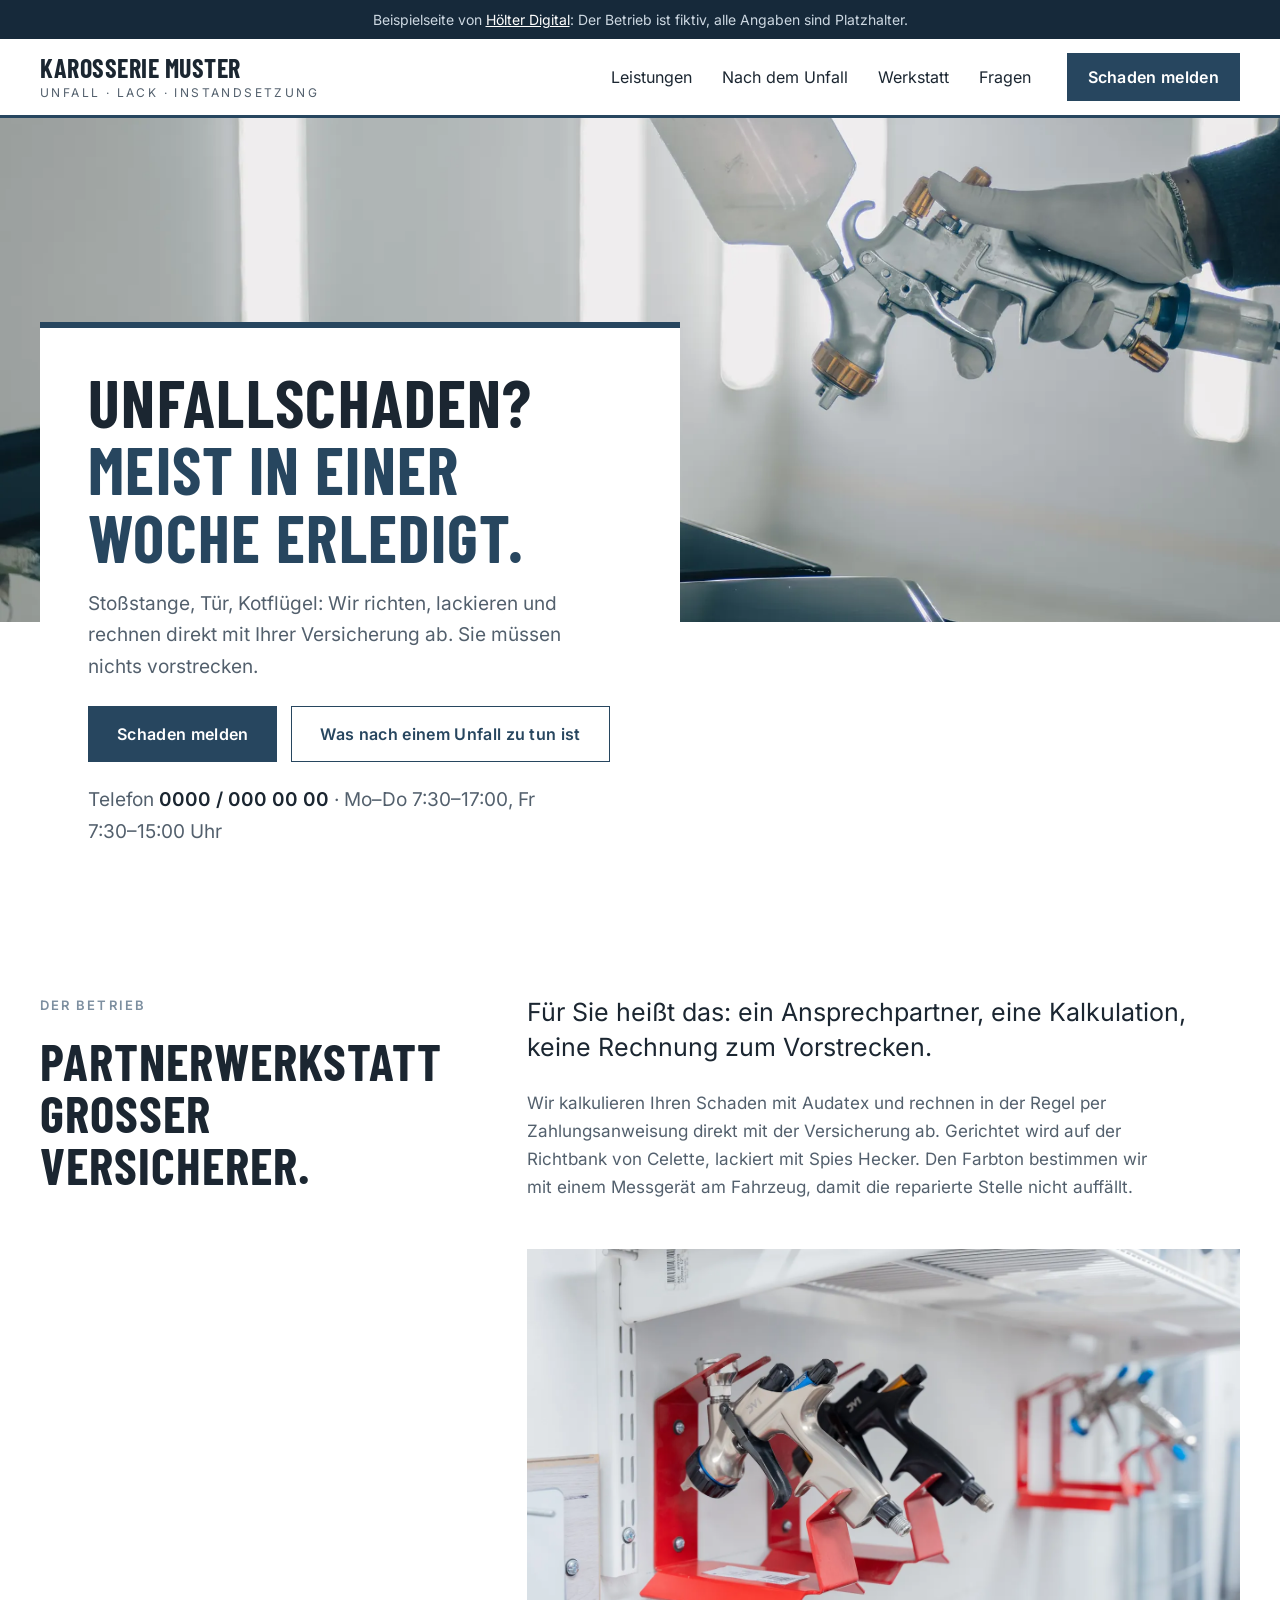
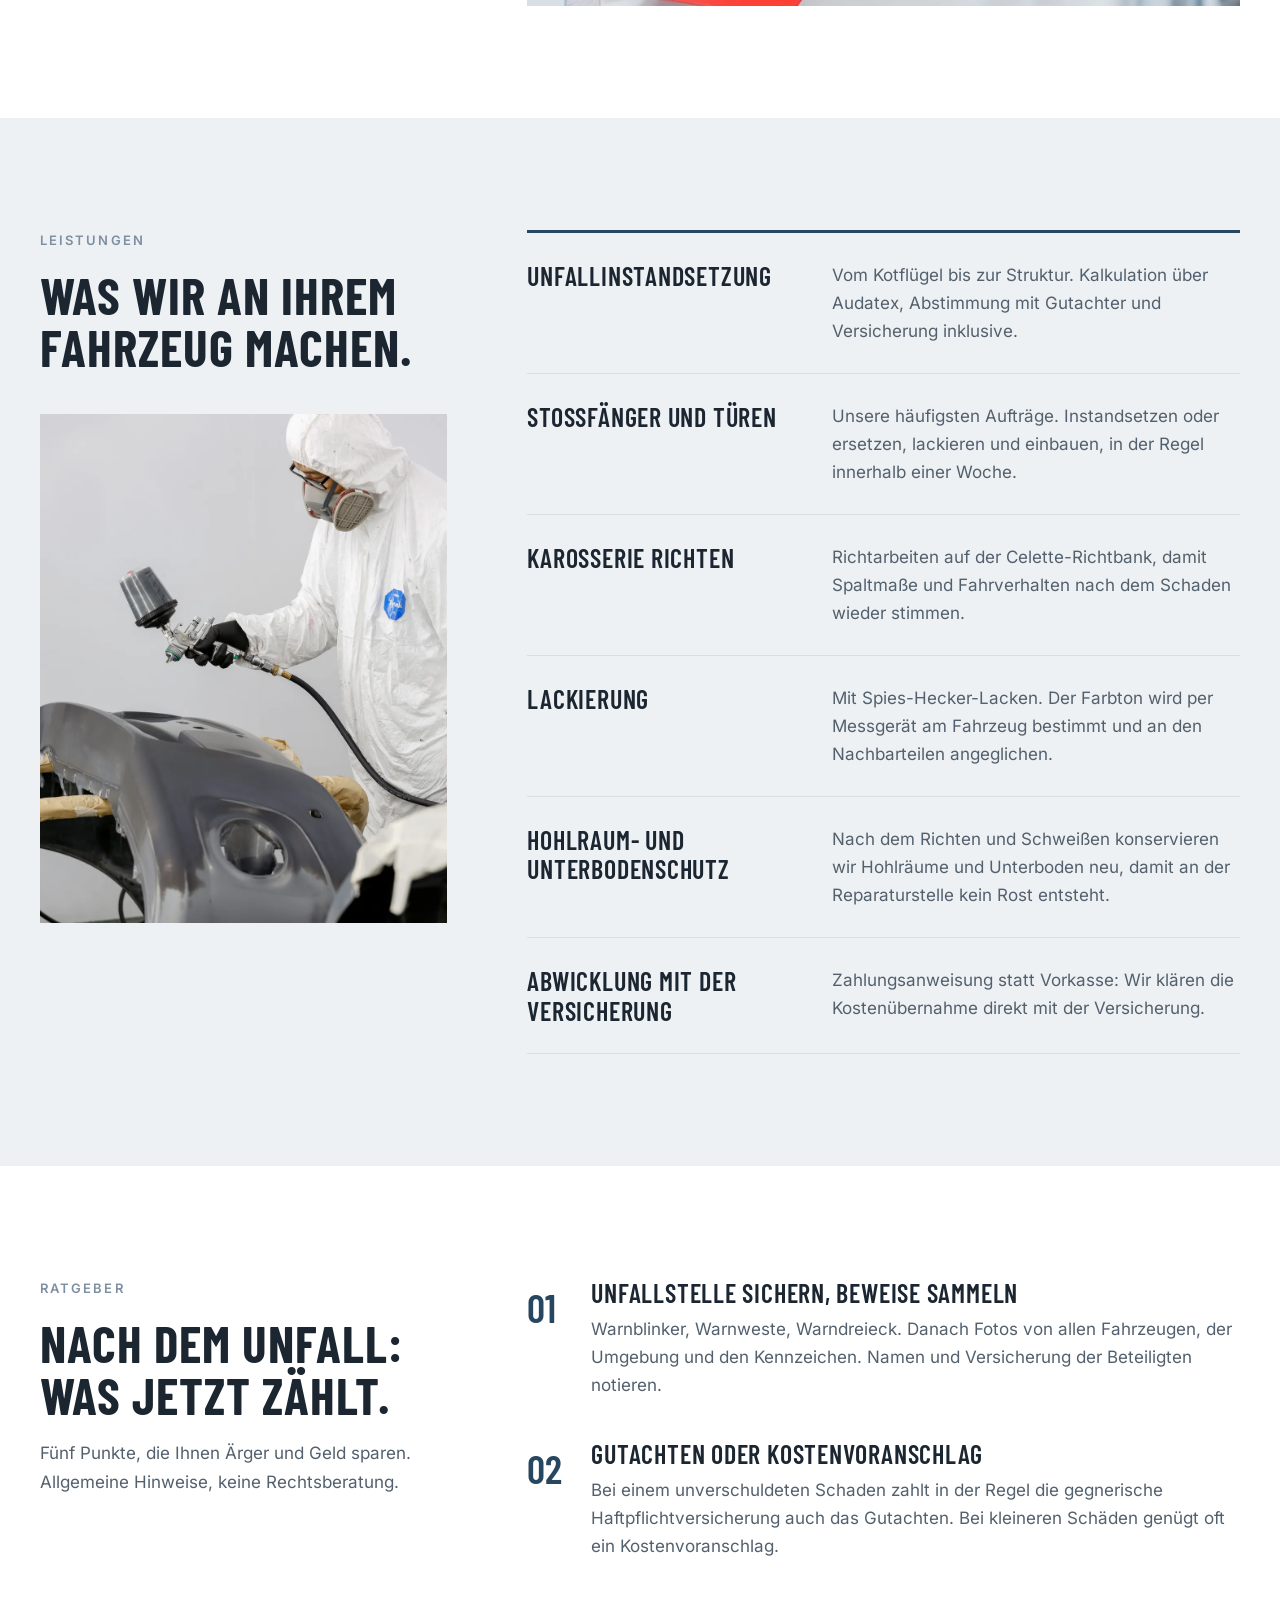
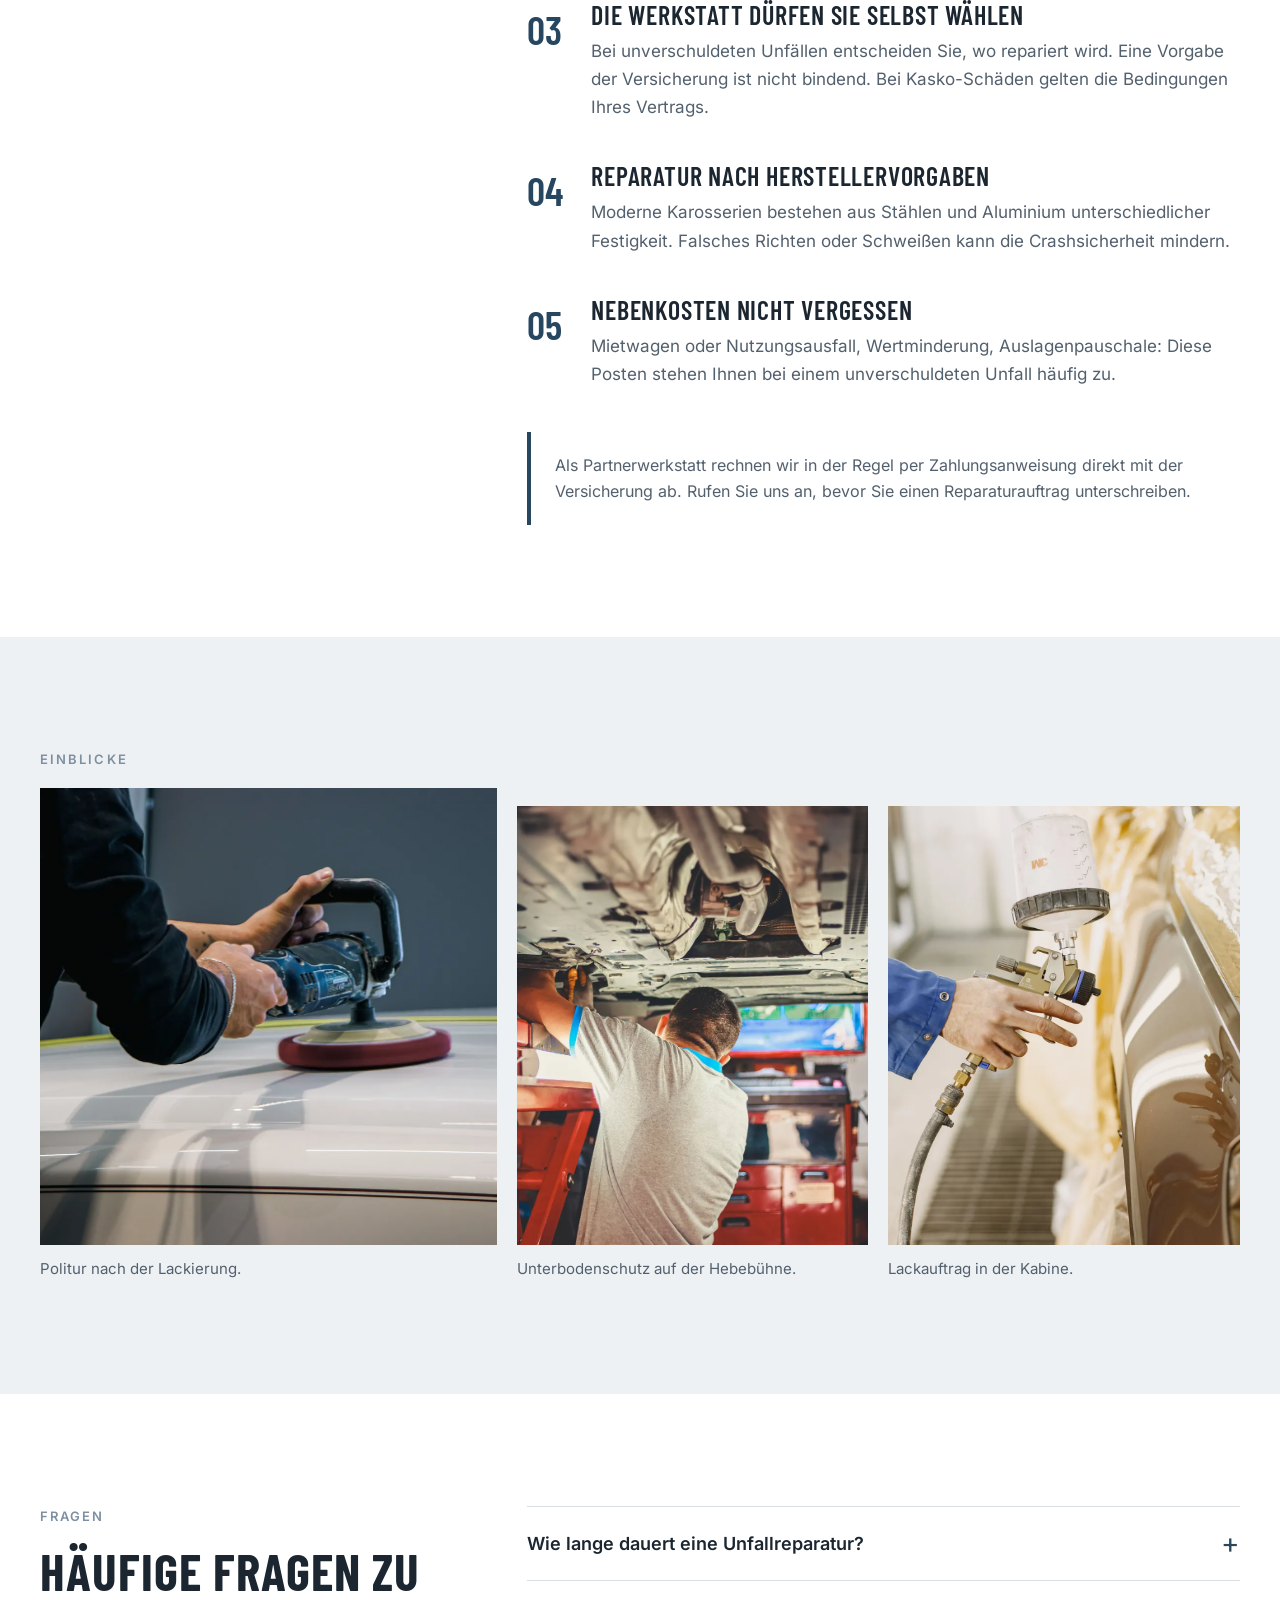
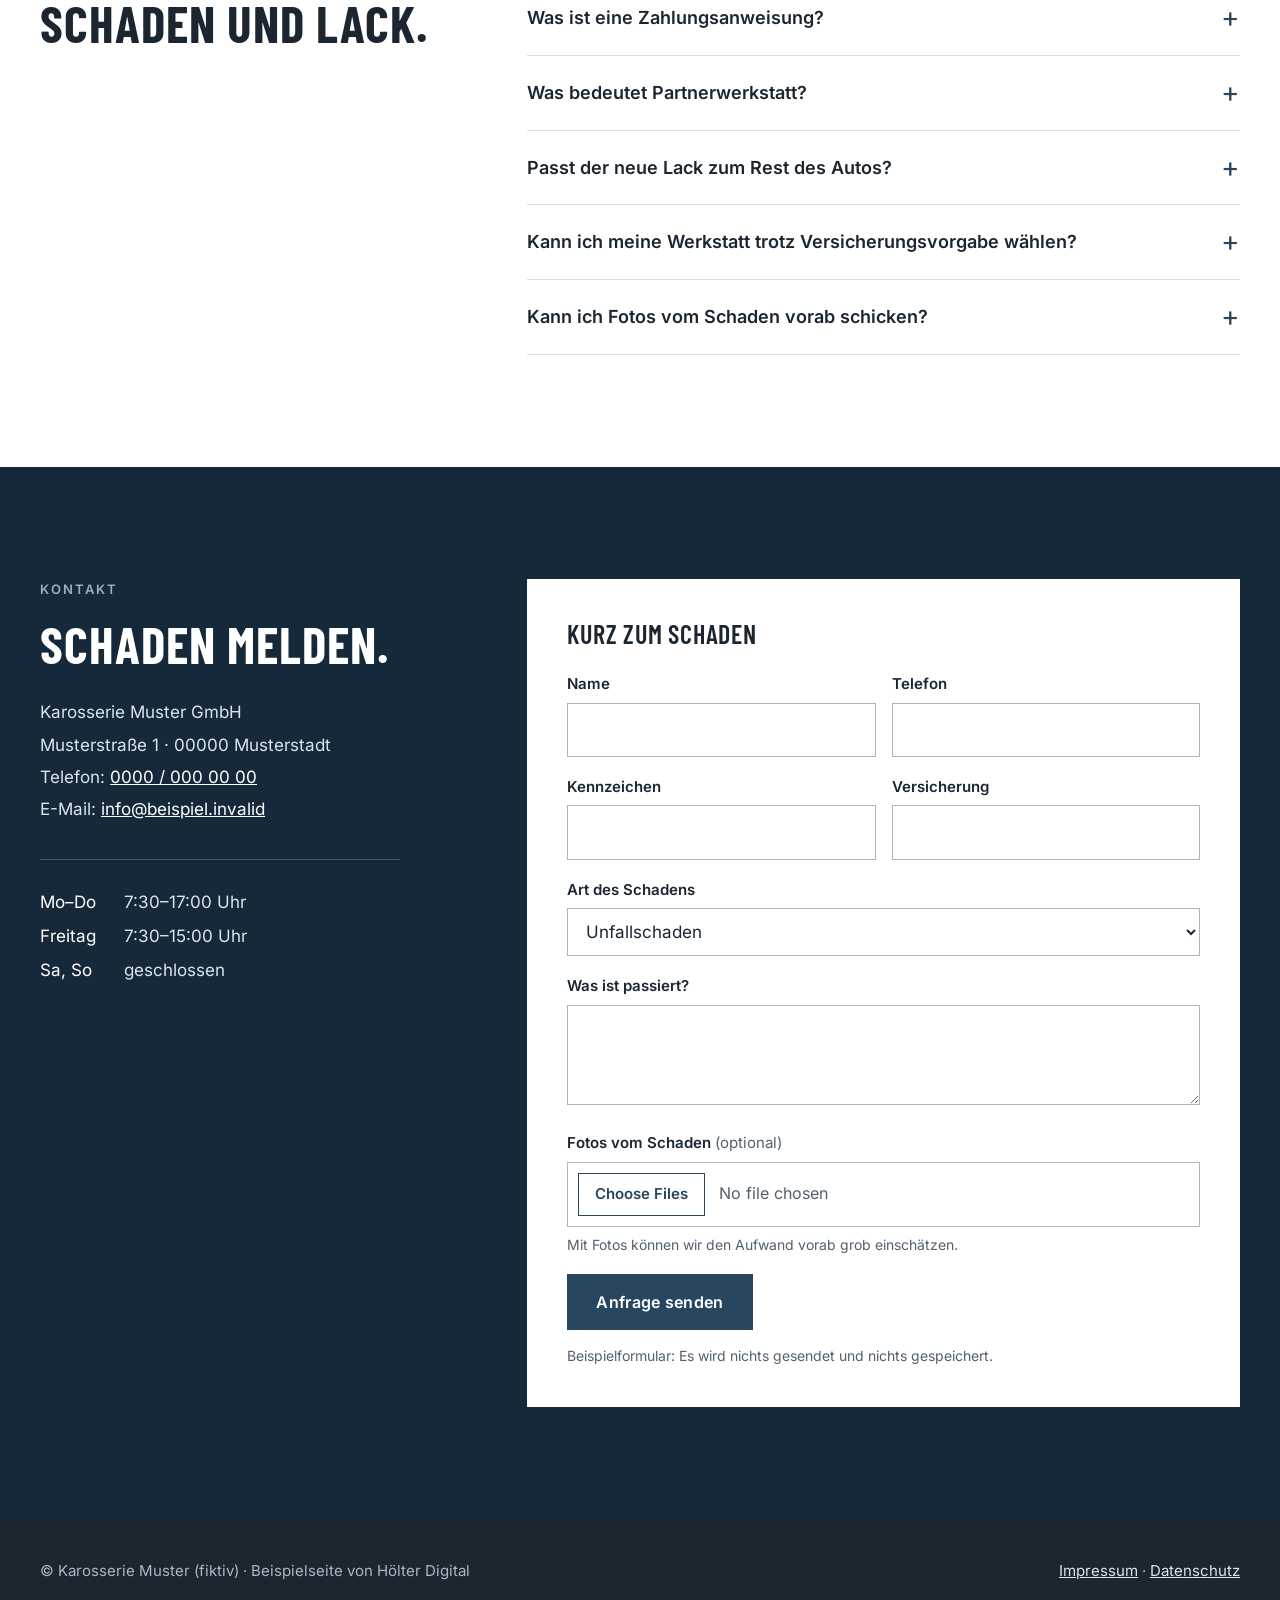
<file: index.html>
<!DOCTYPE html>
<html lang="de">
<head>
  <meta charset="UTF-8">
  <meta name="viewport" content="width=device-width, initial-scale=1.0">
  <title>Karosserie &amp; Lack Muster – Unfallinstandsetzung und Lackierung (Beispielseite)</title>
  <meta name="description" content="Beispielseite: Karosseriebetrieb mit Schwerpunkt Unfallinstandsetzung und Lackierarbeiten, Partnerwerkstatt großer Kfz-Versicherer.">
  <meta name="robots" content="noindex">
  <link rel="icon" href="/favicon.svg" type="image/svg+xml">
  <link rel="stylesheet" href="/css/style.css">
  <!-- Strukturierte Daten: Platzhalterwerte des fiktiven Betriebs; FAQ wortgleich zu #fragen halten -->
  <script type="application/ld+json">{"@context": "https://schema.org", "@type": "AutoRepair", "name": "Karosserie Muster GmbH", "description": "Beispielseite (fiktiver Betrieb): Unfallinstandsetzung, Karosserie und Lackierung, Partnerwerkstatt großer Kfz-Versicherer.", "telephone": "+49 0000 0000000", "email": "info@beispiel.invalid", "address": {"@type": "PostalAddress", "streetAddress": "Musterstraße 1", "postalCode": "00000", "addressLocality": "Musterstadt", "addressCountry": "DE"}, "openingHoursSpecification": [{"@type": "OpeningHoursSpecification", "dayOfWeek": ["Monday", "Tuesday", "Wednesday", "Thursday"], "opens": "07:30", "closes": "17:00"}, {"@type": "OpeningHoursSpecification", "dayOfWeek": "Friday", "opens": "07:30", "closes": "15:00"}]}</script>
  <script type="application/ld+json">{"@context": "https://schema.org", "@type": "FAQPage", "mainEntity": [{"@type": "Question", "name": "Wie lange dauert eine Unfallreparatur?", "acceptedAnswer": {"@type": "Answer", "text": "Stoßfänger, Türen und ähnliche Schäden sind bei uns in der Regel innerhalb einer Woche fertig. Müssen Teile bestellt werden oder ist die Struktur betroffen, kann es länger dauern. Den Zeitplan nennen wir Ihnen mit der Kalkulation."}}, {"@type": "Question", "name": "Was ist eine Zahlungsanweisung?", "acceptedAnswer": {"@type": "Answer", "text": "Die Versicherung bestätigt uns die Kostenübernahme und überweist direkt an uns. Sie müssen die Reparatur nicht vorstrecken und sich nicht um die Abrechnung kümmern."}}, {"@type": "Question", "name": "Was bedeutet Partnerwerkstatt?", "acceptedAnswer": {"@type": "Answer", "text": "Wir arbeiten mit mehreren großen Kfz-Versicherern zusammen. Kalkulation und Abwicklung laufen über feste Wege, das spart Rückfragen und Zeit. Auch ohne Partnerschaft Ihrer Versicherung können Sie zu uns kommen."}}, {"@type": "Question", "name": "Passt der neue Lack zum Rest des Autos?", "acceptedAnswer": {"@type": "Answer", "text": "Wir bestimmen den Farbton mit einem Messgerät direkt am Fahrzeug, denn Lack altert und verändert sich. Mit Spies-Hecker-Lacken wird er angemischt und zu den Nachbarteilen hin angeglichen."}}, {"@type": "Question", "name": "Kann ich meine Werkstatt trotz Versicherungsvorgabe wählen?", "acceptedAnswer": {"@type": "Answer", "text": "Bei unverschuldeten Schäden ja. Bei einem Kasko-Schaden hängt es von Ihrem Vertrag ab, zum Beispiel bei Werkstattbindungstarifen."}}, {"@type": "Question", "name": "Kann ich Fotos vom Schaden vorab schicken?", "acceptedAnswer": {"@type": "Answer", "text": "Gern. Mit Fotos können wir den Aufwand vorab grob einschätzen. Die genaue Kalkulation machen wir am Fahrzeug."}}]}</script>
</head>
<body>
  <a class="skip" href="#main">Zum Inhalt springen</a>
  <div class="notice">Beispielseite von <a href="https://hoelter-digital.de">Hölter Digital</a>: Der Betrieb ist fiktiv, alle Angaben sind Platzhalter.</div>
  <header class="header"><div class="wrap">
    <a class="logo" href="/">Karosserie Muster<small>Unfall · Lack · Instandsetzung</small></a>
    <button class="menu-btn" type="button" aria-expanded="false" aria-controls="nav">Menü</button>
    <nav class="nav" id="nav" aria-label="Hauptnavigation">
      <ul>
        <li><a href="#leistungen">Leistungen</a></li>
        <li><a href="#unfall">Nach dem Unfall</a></li>
        <li><a href="#werkstatt">Werkstatt</a></li>
        <li><a href="#fragen">Fragen</a></li>
      </ul>
      <a class="btn btn--solid btn--sm" href="#kontakt">Schaden melden</a>
    </nav>
  </div></header>

  <main id="main">
    <section class="hero">
      <figure class="photo"><img src="/img/hero.webp" width="1920" height="1280" alt="Lackierer spritzt Karosserieteile in der Lackierkabine" fetchpriority="high"></figure>
      <div class="hero-card">
        <h1>Unfallschaden? <b>Meist in einer Woche erledigt.</b></h1>
        <p>Stoßstange, Tür, Kotflügel: Wir richten, lackieren und rechnen direkt mit Ihrer Versicherung ab. Sie müssen nichts vorstrecken.</p>
        <div class="hero-actions">
          <a class="btn btn--solid" href="#kontakt">Schaden melden</a>
          <a class="btn btn--line" href="#unfall">Was nach einem Unfall zu tun ist</a>
        </div>
        <p class="hero-info">Telefon <a href="tel:00000000000">0000 / 000 00 00</a> · Mo–Do 7:30–17:00, Fr 7:30–15:00 Uhr</p>
      </div>
    </section>

    <section class="section" id="werkstatt">
      <div class="wrap split">
        <div class="sticky"><span class="label">Der Betrieb</span><h2 class="big">Partnerwerkstatt großer Versicherer.</h2></div>
        <div>
          <p class="statement">Für Sie heißt das: ein Ansprechpartner, eine Kalkulation, keine Rechnung zum Vorstrecken.</p>
          <p>Wir kalkulieren Ihren Schaden mit Audatex und rechnen in der Regel per Zahlungsanweisung direkt mit der Versicherung ab. Gerichtet wird auf der Richtbank von Celette, lackiert mit Spies Hecker. Den Farbton bestimmen wir mit einem Messgerät am Fahrzeug, damit die reparierte Stelle nicht auffällt.</p>
          <figure class="photo r-wide mt48"><img src="/img/werkstatt.webp" width="1600" height="1067" alt="Spritzpistolen in Halterungen an der Wand der Lackiererei" loading="lazy"></figure>
        </div>
      </div>
    </section>

    <section class="section section--paper" id="leistungen">
      <div class="wrap split">
        <div class="sticky">
          <span class="label">Leistungen</span>
          <h2 class="big">Was wir an Ihrem Fahrzeug machen.</h2>
          <figure class="photo r-tall mt40"><img src="/img/lack-stossfaenger.webp" width="1000" height="1500" alt="Lackierer im Schutzanzug lackiert eine Stoßstange" loading="lazy"></figure>
        </div>
        <ul class="rows">
          <li><h3>Unfallinstandsetzung</h3><p>Vom Kotflügel bis zur Struktur. Kalkulation über Audatex, Abstimmung mit Gutachter und Versicherung inklusive.</p></li>
          <li><h3>Stoßfänger und Türen</h3><p>Unsere häufigsten Aufträge. Instandsetzen oder ersetzen, lackieren und einbauen, in der Regel innerhalb einer Woche.</p></li>
          <li><h3>Karosserie richten</h3><p>Richtarbeiten auf der Celette-Richtbank, damit Spaltmaße und Fahrverhalten nach dem Schaden wieder stimmen.</p></li>
          <li><h3>Lackierung</h3><p>Mit Spies-Hecker-Lacken. Der Farbton wird per Messgerät am Fahrzeug bestimmt und an den Nachbarteilen angeglichen.</p></li>
          <li><h3>Hohlraum- und Unterbodenschutz</h3><p>Nach dem Richten und Schweißen konservieren wir Hohlräume und Unterboden neu, damit an der Reparaturstelle kein Rost entsteht.</p></li>
          <li><h3>Abwicklung mit der Versicherung</h3><p>Zahlungsanweisung statt Vorkasse: Wir klären die Kostenübernahme direkt mit der Versicherung.</p></li>
        </ul>
      </div>
    </section>

    <section class="section" id="unfall">
      <div class="wrap split">
        <div class="sticky">
          <span class="label">Ratgeber</span>
          <h2 class="big">Nach dem Unfall: was jetzt zählt.</h2>
          <p>Fünf Punkte, die Ihnen Ärger und Geld sparen. Allgemeine Hinweise, keine Rechtsberatung.</p>
        </div>
        <div>
          <div class="guide">
            <article><h3>Unfallstelle sichern, Beweise sammeln</h3><p>Warnblinker, Warnweste, Warndreieck. Danach Fotos von allen Fahrzeugen, der Umgebung und den Kennzeichen. Namen und Versicherung der Beteiligten notieren.</p></article>
            <article><h3>Gutachten oder Kostenvoranschlag</h3><p>Bei einem unverschuldeten Schaden zahlt in der Regel die gegnerische Haftpflichtversicherung auch das Gutachten. Bei kleineren Schäden genügt oft ein Kostenvoranschlag.</p></article>
            <article><h3>Die Werkstatt dürfen Sie selbst wählen</h3><p>Bei unverschuldeten Unfällen entscheiden Sie, wo repariert wird. Eine Vorgabe der Versicherung ist nicht bindend. Bei Kasko-Schäden gelten die Bedingungen Ihres Vertrags.</p></article>
            <article><h3>Reparatur nach Herstellervorgaben</h3><p>Moderne Karosserien bestehen aus Stählen und Aluminium unterschiedlicher Festigkeit. Falsches Richten oder Schweißen kann die Crashsicherheit mindern.</p></article>
            <article><h3>Nebenkosten nicht vergessen</h3><p>Mietwagen oder Nutzungsausfall, Wertminderung, Auslagenpauschale: Diese Posten stehen Ihnen bei einem unverschuldeten Unfall häufig zu.</p></article>
          </div>
          <p class="hint">Als Partnerwerkstatt rechnen wir in der Regel per Zahlungsanweisung direkt mit der Versicherung ab. Rufen Sie uns an, bevor Sie einen Reparaturauftrag unterschreiben.</p>
        </div>
      </div>
    </section>

    <section class="section section--paper" aria-label="Einblicke">
      <div class="wrap">
        <span class="label">Einblicke</span>
        <div class="gallery">
          <figure><div class="photo"><img src="/img/politur.webp" width="1400" height="933" alt="Politur einer frisch lackierten Fläche mit der Poliermaschine" loading="lazy"></div><figcaption>Politur nach der Lackierung.</figcaption></figure>
          <figure><div class="photo"><img src="/img/unterboden.webp" width="1600" height="1067" alt="Mitarbeiter arbeitet am Unterboden eines Fahrzeugs auf der Hebebühne" loading="lazy"></div><figcaption>Unterbodenschutz auf der Hebebühne.</figcaption></figure>
          <figure><div class="photo"><img src="/img/spritzpistole.webp" width="1000" height="1500" alt="Spritzpistole an einer Fahrzeugseite in der Kabine" loading="lazy"></div><figcaption>Lackauftrag in der Kabine.</figcaption></figure>
        </div>
      </div>
    </section>

    <section class="section" id="fragen">
      <div class="wrap split">
        <div class="sticky"><span class="label">Fragen</span><h2 class="big">Häufige Fragen zu Schaden und Lack.</h2></div>
        <div class="faq">
          <details><summary>Wie lange dauert eine Unfallreparatur?</summary><p>Stoßfänger, Türen und ähnliche Schäden sind bei uns in der Regel innerhalb einer Woche fertig. Müssen Teile bestellt werden oder ist die Struktur betroffen, kann es länger dauern. Den Zeitplan nennen wir Ihnen mit der Kalkulation.</p></details>
          <details><summary>Was ist eine Zahlungsanweisung?</summary><p>Die Versicherung bestätigt uns die Kostenübernahme und überweist direkt an uns. Sie müssen die Reparatur nicht vorstrecken und sich nicht um die Abrechnung kümmern.</p></details>
          <details><summary>Was bedeutet Partnerwerkstatt?</summary><p>Wir arbeiten mit mehreren großen Kfz-Versicherern zusammen. Kalkulation und Abwicklung laufen über feste Wege, das spart Rückfragen und Zeit. Auch ohne Partnerschaft Ihrer Versicherung können Sie zu uns kommen.</p></details>
          <details><summary>Passt der neue Lack zum Rest des Autos?</summary><p>Wir bestimmen den Farbton mit einem Messgerät direkt am Fahrzeug, denn Lack altert und verändert sich. Mit Spies-Hecker-Lacken wird er angemischt und zu den Nachbarteilen hin angeglichen.</p></details>
          <details><summary>Kann ich meine Werkstatt trotz Versicherungsvorgabe wählen?</summary><p>Bei unverschuldeten Schäden ja. Bei einem Kasko-Schaden hängt es von Ihrem Vertrag ab, zum Beispiel bei Werkstattbindungstarifen.</p></details>
          <details><summary>Kann ich Fotos vom Schaden vorab schicken?</summary><p>Gern. Mit Fotos können wir den Aufwand vorab grob einschätzen. Die genaue Kalkulation machen wir am Fahrzeug.</p></details>
        </div>
      </div>
    </section>

    <section class="section contact" id="kontakt">
      <div class="wrap split">
        <div>
          <span class="label">Kontakt</span>
          <h2 class="big">Schaden melden.</h2>
          <address>
            <span>Karosserie Muster GmbH</span>
            <span>Musterstraße 1 · 00000 Musterstadt</span>
            <span>Telefon: <a href="tel:00000000000">0000 / 000 00 00</a></span>
            <span>E-Mail: <a href="mailto:info@beispiel.invalid">info@beispiel.invalid</a></span>
          </address>
          <dl class="hours"><dt>Mo–Do</dt><dd>7:30–17:00 Uhr</dd><dt>Freitag</dt><dd>7:30–15:00 Uhr</dd><dt>Sa, So</dt><dd>geschlossen</dd></dl>
        </div>
        <!-- Beispielformular: bewusst ohne name-Attribute und ohne action. Felder ohne name
             werden vom Browser nie übertragen, auch nicht ohne JavaScript; js/main.js
             verhindert zusätzlich das Absenden. Ausgewählte Fotos bleiben im Browser. -->
        <form class="form" id="termin-form" novalidate>
          <h3>Kurz zum Schaden</h3>
          <div class="row">
            <div class="field"><label for="f-name">Name</label><input id="f-name" autocomplete="name"></div>
            <div class="field"><label for="f-tel">Telefon</label><input id="f-tel" type="tel" autocomplete="tel"></div>
          </div>
          <div class="row">
            <div class="field"><label for="f-kz">Kennzeichen</label><input id="f-kz"></div>
            <div class="field"><label for="f-vs">Versicherung</label><input id="f-vs"></div>
          </div>
          <div class="field"><label for="f-art">Art des Schadens</label><select id="f-art"><option>Unfallschaden</option><option>Lackschaden / Kratzer</option><option>Delle / Hagel</option><option>Sonstiges</option></select></div>
          <div class="field"><label for="f-text">Was ist passiert?</label><textarea id="f-text"></textarea></div>
          <div class="field"><label for="f-fotos">Fotos vom Schaden <span class="optional">(optional)</span></label><input id="f-fotos" type="file" accept="image/*" multiple><p class="field-note">Mit Fotos können wir den Aufwand vorab grob einschätzen.</p></div>
          <button class="btn btn--solid" type="submit">Anfrage senden</button>
          <p class="form-note">Beispielformular: Es wird nichts gesendet und nichts gespeichert.</p>
          <p class="form-done" id="form-done" role="status">Danke, das war nur ein Muster. In einer echten Seite ginge die Anfrage jetzt an den Betrieb.</p>
        </form>
      </div>
    </section>
  </main>

  <footer class="footer"><div class="wrap">
    <span>© Karosserie Muster (fiktiv) · Beispielseite von Hölter Digital</span>
    <span><a href="/impressum.html">Impressum</a> · <a href="/datenschutz.html">Datenschutz</a></span>
  </div></footer>
  <script src="/js/main.js"></script>
</body>
</html>
</file>
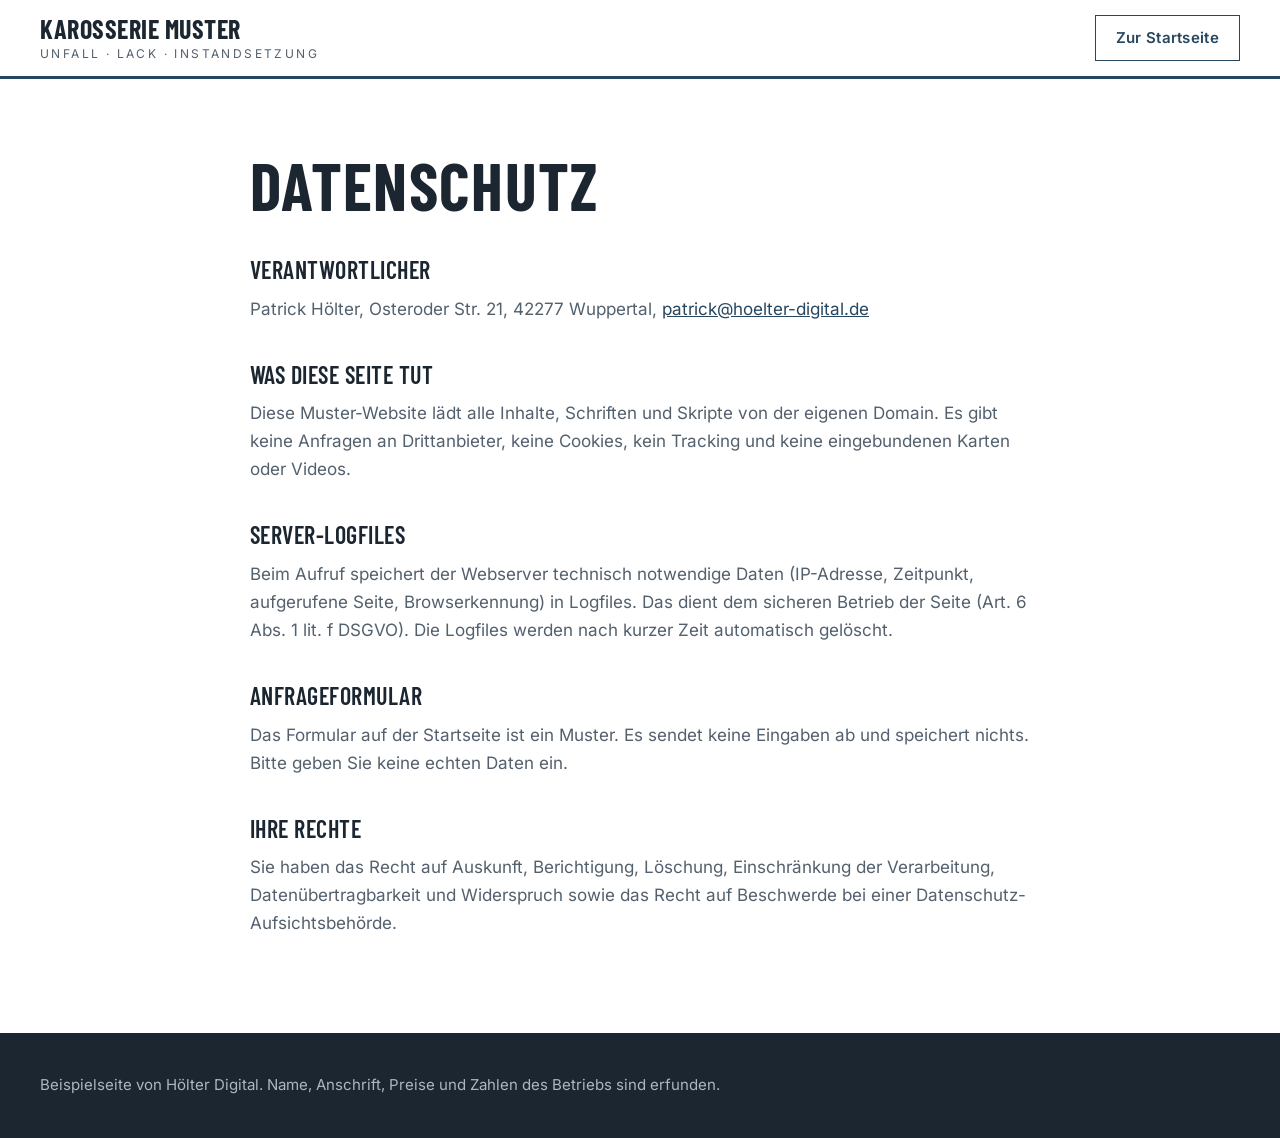
<file: datenschutz.html>
<!DOCTYPE html>
<html lang="de">
<head>
  <meta charset="UTF-8">
  <meta name="viewport" content="width=device-width, initial-scale=1.0">
  <title>Datenschutz – Karosserie Muster (Beispielseite)</title>
  <meta name="robots" content="noindex">
  <link rel="icon" href="/favicon.svg" type="image/svg+xml">
  <link rel="stylesheet" href="/css/style.css">
</head>
<body>
  <a class="skip" href="#main">Zum Inhalt springen</a>
  <header class="header"><div class="wrap">
    <a class="logo" href="/">Karosserie Muster<small>Unfall · Lack · Instandsetzung</small></a>
    <a class="btn btn--line btn--sm" href="/">Zur Startseite</a>
  </div></header>
  <main id="main" class="legal-page"><div class="wrap">
<h1>Datenschutz</h1>
<h2>Verantwortlicher</h2>
<p>Patrick Hölter, Osteroder Str. 21, 42277 Wuppertal, <a href="mailto:patrick@hoelter-digital.de">patrick@hoelter-digital.de</a></p>
<h2>Was diese Seite tut</h2>
<p>Diese Muster-Website lädt alle Inhalte, Schriften und Skripte von der eigenen Domain. Es gibt keine Anfragen an Drittanbieter, keine Cookies, kein Tracking und keine eingebundenen Karten oder Videos.</p>
<h2>Server-Logfiles</h2>
<p>Beim Aufruf speichert der Webserver technisch notwendige Daten (IP-Adresse, Zeitpunkt, aufgerufene Seite, Browserkennung) in Logfiles. Das dient dem sicheren Betrieb der Seite (Art. 6 Abs. 1 lit. f DSGVO). Die Logfiles werden nach kurzer Zeit automatisch gelöscht.</p>
<h2>Anfrageformular</h2>
<p>Das Formular auf der Startseite ist ein Muster. Es sendet keine Eingaben ab und speichert nichts. Bitte geben Sie keine echten Daten ein.</p>
<h2>Ihre Rechte</h2>
<p>Sie haben das Recht auf Auskunft, Berichtigung, Löschung, Einschränkung der Verarbeitung, Datenübertragbarkeit und Widerspruch sowie das Recht auf Beschwerde bei einer Datenschutz-Aufsichtsbehörde.</p>
  </div></main>
  <footer class="footer"><div class="wrap"><p class="legal">Beispielseite von Hölter Digital. Name, Anschrift, Preise und Zahlen des Betriebs sind erfunden.</p></div></footer>
</body>
</html>
</file>
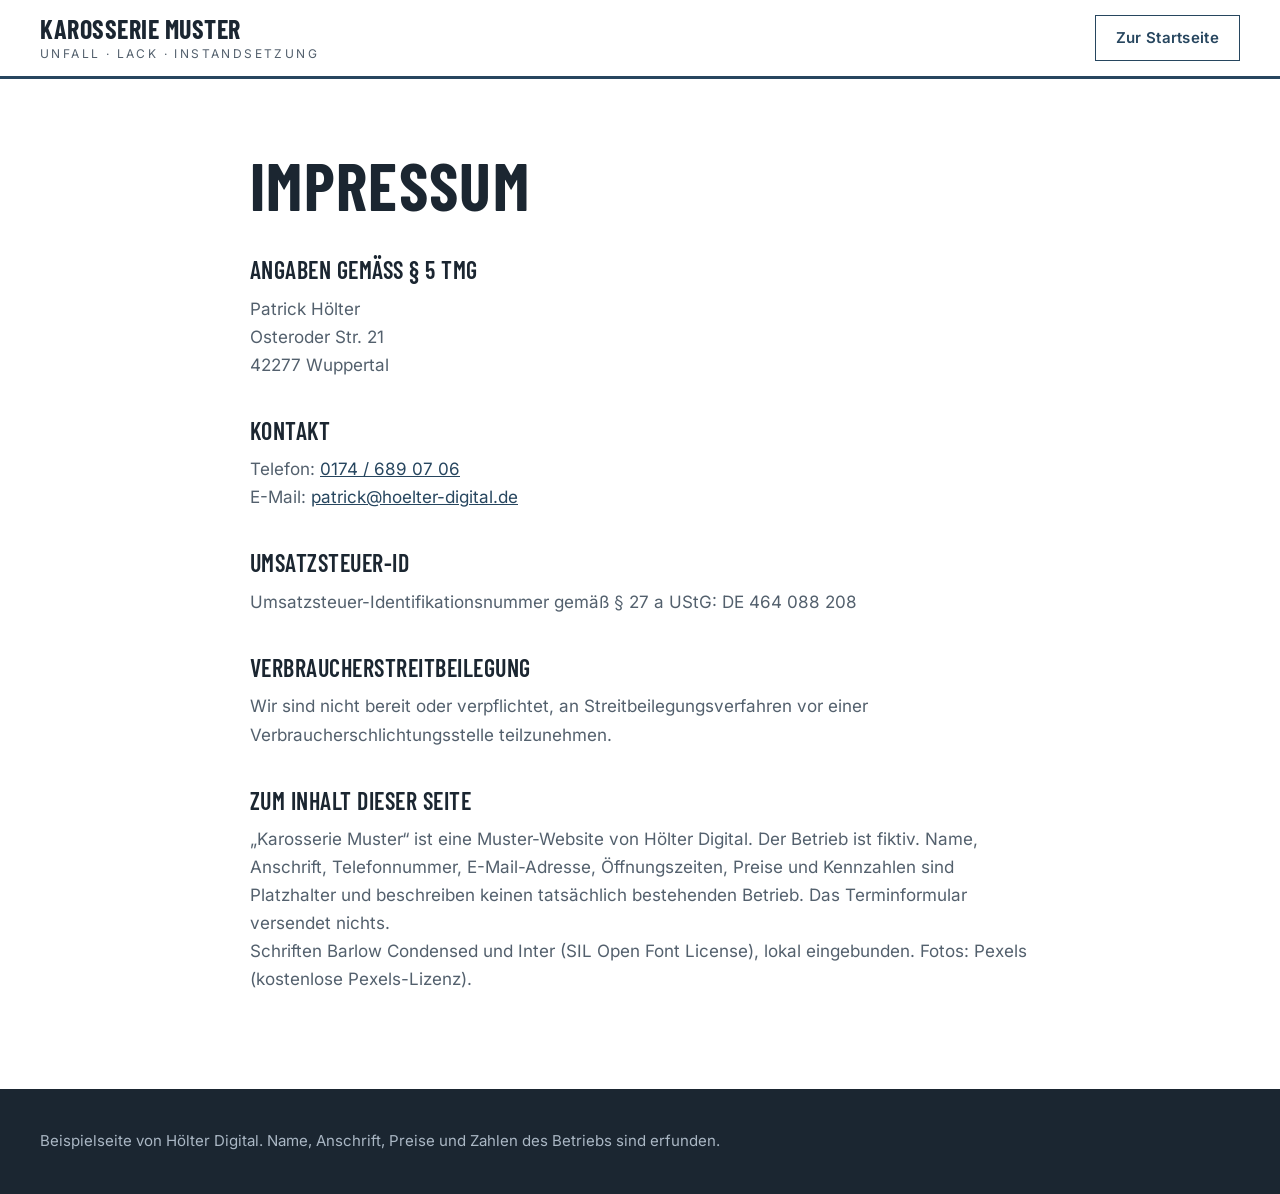
<file: impressum.html>
<!DOCTYPE html>
<html lang="de">
<head>
  <meta charset="UTF-8">
  <meta name="viewport" content="width=device-width, initial-scale=1.0">
  <title>Impressum – Karosserie Muster (Beispielseite)</title>
  <meta name="robots" content="noindex">
  <link rel="icon" href="/favicon.svg" type="image/svg+xml">
  <link rel="stylesheet" href="/css/style.css">
</head>
<body>
  <a class="skip" href="#main">Zum Inhalt springen</a>
  <header class="header"><div class="wrap">
    <a class="logo" href="/">Karosserie Muster<small>Unfall · Lack · Instandsetzung</small></a>
    <a class="btn btn--line btn--sm" href="/">Zur Startseite</a>
  </div></header>
  <main id="main" class="legal-page"><div class="wrap">
<h1>Impressum</h1>
<h2>Angaben gemäß § 5 TMG</h2>
<p>Patrick Hölter<br>Osteroder Str. 21<br>42277 Wuppertal</p>
<h2>Kontakt</h2>
<p>Telefon: <a href="tel:+491746890706">0174 / 689 07 06</a><br>E-Mail: <a href="mailto:patrick@hoelter-digital.de">patrick@hoelter-digital.de</a></p>
<h2>Umsatzsteuer-ID</h2>
<p>Umsatzsteuer-Identifikationsnummer gemäß § 27&nbsp;a UStG: DE 464 088 208</p>
<h2>Verbraucherstreitbeilegung</h2>
<p>Wir sind nicht bereit oder verpflichtet, an Streitbeilegungsverfahren vor einer Verbraucherschlichtungsstelle teilzunehmen.</p>
<h2>Zum Inhalt dieser Seite</h2>
<p>„Karosserie Muster“ ist eine Muster-Website von Hölter Digital. Der Betrieb ist fiktiv. Name, Anschrift, Telefonnummer, E-Mail-Adresse, Öffnungszeiten, Preise und Kennzahlen sind Platzhalter und beschreiben keinen tatsächlich bestehenden Betrieb. Das Terminformular versendet nichts.</p>
<p>Schriften Barlow Condensed und Inter (SIL Open Font License), lokal eingebunden. Fotos: Pexels (kostenlose Pexels-Lizenz).</p>
  </div></main>
  <footer class="footer"><div class="wrap"><p class="legal">Beispielseite von Hölter Digital. Name, Anschrift, Preise und Zahlen des Betriebs sind erfunden.</p></div></footer>
</body>
</html>
</file>
<file: css/style.css>
@font-face{font-family:"Barlow Condensed";font-weight:600;font-style:normal;font-display:swap;src:url(/fonts/barlow-condensed-600.woff2) format("woff2")}
@font-face{font-family:"Barlow Condensed";font-weight:700;font-style:normal;font-display:swap;src:url(/fonts/barlow-condensed-700.woff2) format("woff2")}
@font-face{font-family:"Inter";font-weight:400;font-style:normal;font-display:swap;src:url(/fonts/inter-400.woff2) format("woff2")}
@font-face{font-family:"Inter";font-weight:600;font-style:normal;font-display:swap;src:url(/fonts/inter-600.woff2) format("woff2")}

:root{
  --bg:#fff;--paper:#f4f6f7;--ink:#1b2631;--muted:#53606d;--line:#d8dfe5;
  --blue:#2c4a66;--blue-dark:#1f3549;--blue-soft:#e7edf2;--steel:#8a9bab;
  --wrap:1200px;
}
*,*::before,*::after{box-sizing:border-box}
html{scroll-behavior:smooth;scroll-padding-top:84px}
body{margin:0;font-family:var(--font);font-size:18px;line-height:1.65;font-weight:400;color:var(--ink);background:var(--bg);-webkit-font-smoothing:antialiased}
img,svg{display:block;max-width:100%}
a{color:var(--blue)}
h1,h2,h3{margin:0;font-weight:300;line-height:1.12;letter-spacing:-.015em}
p{margin:0}
:focus-visible{outline:3px solid var(--blue);outline-offset:3px}
.skip{position:absolute;left:-999px;top:8px;background:var(--ink);color:#fff;padding:10px 16px;z-index:100}
.skip:focus{left:8px}
.wrap{width:min(var(--wrap),100% - 48px);margin-inline:auto}
.label{display:block;font-size:13px;font-weight:600;letter-spacing:.16em;text-transform:uppercase;color:var(--steel);margin-bottom:18px}

.notice{background:var(--blue-dark);color:#cdd8e2;font-size:14px;text-align:center;padding:8px 16px}
.notice a{color:#fff}

.header{position:sticky;top:0;z-index:50;background:rgba(255,255,255,.97);border-bottom:1px solid var(--line)}
.header .wrap{display:flex;align-items:center;justify-content:space-between;height:76px}
.logo{display:flex;flex-direction:column;text-decoration:none;color:var(--ink);font-size:22px;font-weight:600;line-height:1;letter-spacing:.01em}
.logo small{font-weight:400;font-size:12px;letter-spacing:.2em;text-transform:uppercase;color:var(--muted);margin-top:6px}
.nav{display:flex;align-items:center;gap:36px}
.nav ul{display:flex;gap:30px;list-style:none;margin:0;padding:0}
.nav a{text-decoration:none;color:var(--ink);font-size:16px}
.nav ul a:hover{color:var(--blue);text-decoration:underline;text-underline-offset:6px}
.menu-btn{display:none;background:none;border:1px solid var(--line);padding:10px 16px;font:inherit;font-size:16px;color:var(--ink);cursor:pointer}

.btn{display:inline-block;padding:14px 28px;font:inherit;font-size:16px;font-weight:600;letter-spacing:.02em;text-decoration:none;border:1.5px solid var(--blue);cursor:pointer;transition:background .2s,color .2s}
.btn--solid{background:var(--blue);color:#fff}
.btn--solid:hover{background:var(--blue-dark);border-color:var(--blue-dark)}
.btn--line{background:transparent;color:var(--blue)}
.btn--line:hover{background:var(--blue);color:#fff}
.nav a.btn--solid{color:#fff}
.nav a.btn--line:hover{color:#fff}
.btn--sm{padding:10px 20px;font-size:15px}
.textlink{font-weight:600;text-underline-offset:5px}

.photo{position:relative;margin:0;background:linear-gradient(135deg,#9fb0bf,#6f8396);overflow:hidden}
.photo img{position:absolute;inset:0;width:100%;height:100%;object-fit:cover}
.photo .slot{position:absolute;inset:0;display:flex;align-items:flex-end;padding:20px;color:#fff;font-size:14px;line-height:1.4;background:repeating-linear-gradient(135deg,rgba(255,255,255,.06) 0 14px,transparent 14px 28px)}
.photo .slot b{display:block;font-weight:600;letter-spacing:.14em;text-transform:uppercase;font-size:12px;margin-bottom:4px}
.r-wide{aspect-ratio:16/8}.r-tall{aspect-ratio:4/5}.r-land{aspect-ratio:3/2}

.hero{position:relative}
.hero .photo{aspect-ratio:auto;height:min(72vh,640px);min-height:420px}
.hero-card{position:relative;background:#fff;margin-top:-120px;width:min(640px,100% - 48px);margin-left:max(24px,calc((100% - var(--wrap))/2));padding:48px 48px 44px;border-top:4px solid var(--blue)}
.hero-card h1{font-size:clamp(36px,4.6vw,56px);margin-bottom:22px}
.hero-card h1 b{font-weight:600;color:var(--blue)}
.hero-card p{color:var(--muted);font-size:19px;max-width:480px}
.hero-actions{display:flex;gap:14px;flex-wrap:wrap;margin-top:30px}
.hero-info{margin-top:22px;font-size:16px;color:var(--muted)}
.hero-info a{color:var(--ink);font-weight:600;text-decoration:none;white-space:nowrap}
.hero-info a:hover{color:var(--blue);text-decoration:underline}
/* Desktop: Karte höher ins Bild, damit Überschrift, Text und Buttons ohne Scrollen sichtbar sind */
@media (min-width:981px){
  .hero .photo{height:min(56vh,560px);min-height:380px}
  .hero-card{margin-top:-300px;padding:40px 48px 36px}
  .hero-card h1{margin-bottom:18px}
  .hero-actions{margin-top:24px}
}

.section{padding:112px 0}
.section--paper{background:var(--paper)}
.split{display:grid;grid-template-columns:minmax(0,.8fr) minmax(0,1.4fr);gap:80px;align-items:start}
.sticky{position:sticky;top:116px}
h2.big{font-size:clamp(30px,3.6vw,46px)}
.sticky p{color:var(--muted);margin-top:18px;max-width:380px}

.statement{font-size:clamp(24px,2.6vw,34px);font-weight:300;line-height:1.4;color:var(--ink)}
.statement + p{margin-top:24px;color:var(--muted);max-width:640px}

.rows{border-top:1px solid var(--ink);margin:0;padding:0;list-style:none}
.rows li{display:grid;grid-template-columns:minmax(0,.8fr) minmax(0,1.2fr);gap:32px;padding:28px 0;border-bottom:1px solid var(--line)}
.rows h3{font-size:24px;font-weight:600;letter-spacing:0}
.rows p{color:var(--muted)}

.guide{display:grid;gap:40px;counter-reset:g}
.guide article{padding-left:64px;position:relative;counter-increment:g}
.guide article::before{content:counter(g,decimal-leading-zero);position:absolute;left:0;top:-4px;font-size:34px;font-weight:300;color:var(--steel)}
.guide h3{font-size:24px;font-weight:600;letter-spacing:0;margin-bottom:8px}
.guide p{color:var(--muted)}
.guide p + p{margin-top:10px}
.hint{margin-top:44px;padding:20px 24px;background:#fff;border-left:4px solid var(--blue);color:var(--muted);font-size:16px}

.gallery{display:grid;grid-template-columns:1.3fr 1fr 1fr;gap:20px;align-items:end}
.gallery figcaption{font-size:15px;color:var(--muted);margin-top:12px}
.gallery .photo{aspect-ratio:4/5}
.gallery figure:first-child .photo{aspect-ratio:1/1}
.gallery figure{margin:0}

.faq details{border-top:1px solid var(--line);padding:22px 0}
.faq details:last-child{border-bottom:1px solid var(--line)}
.faq summary{cursor:pointer;font-weight:600;font-size:20px;list-style:none;display:flex;justify-content:space-between;gap:20px}
.faq summary::-webkit-details-marker{display:none}
.faq summary::after{content:"+";font-weight:300;font-size:28px;line-height:1;color:var(--blue)}
.faq details[open] summary::after{content:"–"}
.faq details p{margin-top:12px;color:var(--muted);max-width:640px}

.contact{background:var(--blue-dark);color:#dbe4ec}
.contact h2{color:#fff}
.contact .label{color:#9db0c1}
.contact a{color:#fff}
.contact address{font-style:normal;margin-top:28px;display:grid;gap:4px}
.hours{margin:36px 0 0;display:grid;grid-template-columns:auto 1fr;gap:6px 28px;max-width:360px;padding-top:28px;border-top:1px solid #3f5a73}
.hours dt{color:#fff}.hours dd{margin:0}
.form{background:#fff;color:var(--ink);padding:40px}
.form h3{font-size:26px;font-weight:600;margin-bottom:24px;letter-spacing:0}
.form .row{display:grid;grid-template-columns:1fr 1fr;gap:16px}
.field{margin-bottom:18px}
.field label{display:block;font-weight:600;font-size:15px;margin-bottom:6px}
.field input,.field select,.field textarea{width:100%;font:inherit;font-size:17px;color:var(--ink);background:#fff;border:1.5px solid #aab6c1;border-radius:0;padding:12px 14px}
.field input:focus,.field select:focus,.field textarea:focus{outline:3px solid rgba(44,74,102,.25);border-color:var(--blue)}
.field textarea{min-height:100px;resize:vertical}
.field input[type=file]{padding:10px;font-size:16px;color:var(--muted);cursor:pointer}
.field input[type=file]::file-selector-button{font:inherit;font-size:15px;font-weight:600;color:var(--blue);background:#fff;border:1.5px solid var(--blue);padding:8px 16px;margin-right:14px;cursor:pointer}
.field .optional{font-weight:400;color:var(--muted)}
.field-note{font-size:14px;color:var(--muted);margin-top:6px}
.form-note{font-size:14px;color:var(--muted);margin-top:14px}
.form-done{display:none;background:var(--blue-soft);padding:16px 18px;margin-top:18px;font-weight:600;color:var(--blue-dark)}
.form-done.show{display:block}

.footer{background:var(--ink);color:#aab7c4;padding:40px 0;font-size:15px}
.footer .wrap{display:flex;justify-content:space-between;gap:24px;flex-wrap:wrap}
.footer a{color:#dbe4ec}

.legal-page{padding:72px 0 96px}
.legal-page .wrap{max-width:780px}
.legal-page h1{font-size:clamp(34px,5vw,48px);margin-bottom:32px}
.legal-page h2{font-size:24px;font-weight:600;margin:40px 0 12px}
.legal-page p,.legal-page li{color:var(--muted)}
.legal-page ul{padding-left:22px}

@media (max-width:980px){
  .split{grid-template-columns:1fr;gap:40px}
  .sticky{position:static}
  .section{padding:80px 0}
  .gallery{grid-template-columns:1fr 1fr}
  .gallery figure:first-child{grid-column:1/-1}
  .gallery figure:first-child .photo{aspect-ratio:3/2}
}
@media (max-width:720px){
  body{font-size:17px}
  .menu-btn{display:block}
  .nav{position:absolute;left:0;right:0;top:100%;background:#fff;border-bottom:1px solid var(--line);flex-direction:column;align-items:stretch;gap:0;padding:8px 24px 24px;display:none}
  .nav.open{display:flex}
  .nav ul{flex-direction:column;gap:0}
  .nav ul a{display:block;padding:14px 0;border-bottom:1px solid var(--line)}
  .nav .btn{margin-top:16px;text-align:center}
  .hero .photo{height:46vh;min-height:300px}
  .hero-card{margin-top:-60px;padding:32px 24px;width:calc(100% - 32px);margin-left:16px}
  .section{padding:64px 0}
  .rows li{grid-template-columns:1fr;gap:8px}
  .guide article{padding-left:0;padding-top:44px}
  .guide article::before{top:0}
  .gallery{grid-template-columns:1fr}
  .form{padding:24px}
  .form .row{grid-template-columns:1fr}
}
@media (prefers-reduced-motion:reduce){html{scroll-behavior:auto}*{transition:none!important}}
.mt48{margin-top:48px}.mt40{margin-top:40px}
.hero .slot{align-items:flex-start}

:root{--font:"Inter",system-ui,sans-serif;--blue:#27465f;--blue-dark:#16293a;--paper:#eef1f4;--steel:#7d8fa0}
body{font-size:17px}
h1,h2,h3,.logo{font-family:"Barlow Condensed",system-ui,sans-serif;text-transform:uppercase;letter-spacing:.02em}
h1,h2{font-weight:700;line-height:1.02}
h1{font-size:clamp(40px,5.2vw,66px)!important}
h2.big{font-size:clamp(34px,4vw,54px)}
.hero-card h1 b{font-weight:700}
.rows h3,.guide h3,.form h3{font-weight:600;font-size:26px;letter-spacing:.03em}
.statement{font-family:"Inter",system-ui,sans-serif;font-weight:400;font-size:clamp(20px,2vw,25px)}
.logo{font-size:26px;font-weight:700}.logo small{font-family:"Inter",sans-serif}
.guide article::before{font-family:"Barlow Condensed",sans-serif;font-weight:600;font-size:40px;color:var(--blue)}
.faq summary{font-family:"Inter",sans-serif;font-size:18px}
.hero-card{border-top:6px solid var(--blue)}
.header{border-bottom:3px solid var(--blue)}
.rows{border-top:3px solid var(--blue)}
</file>
